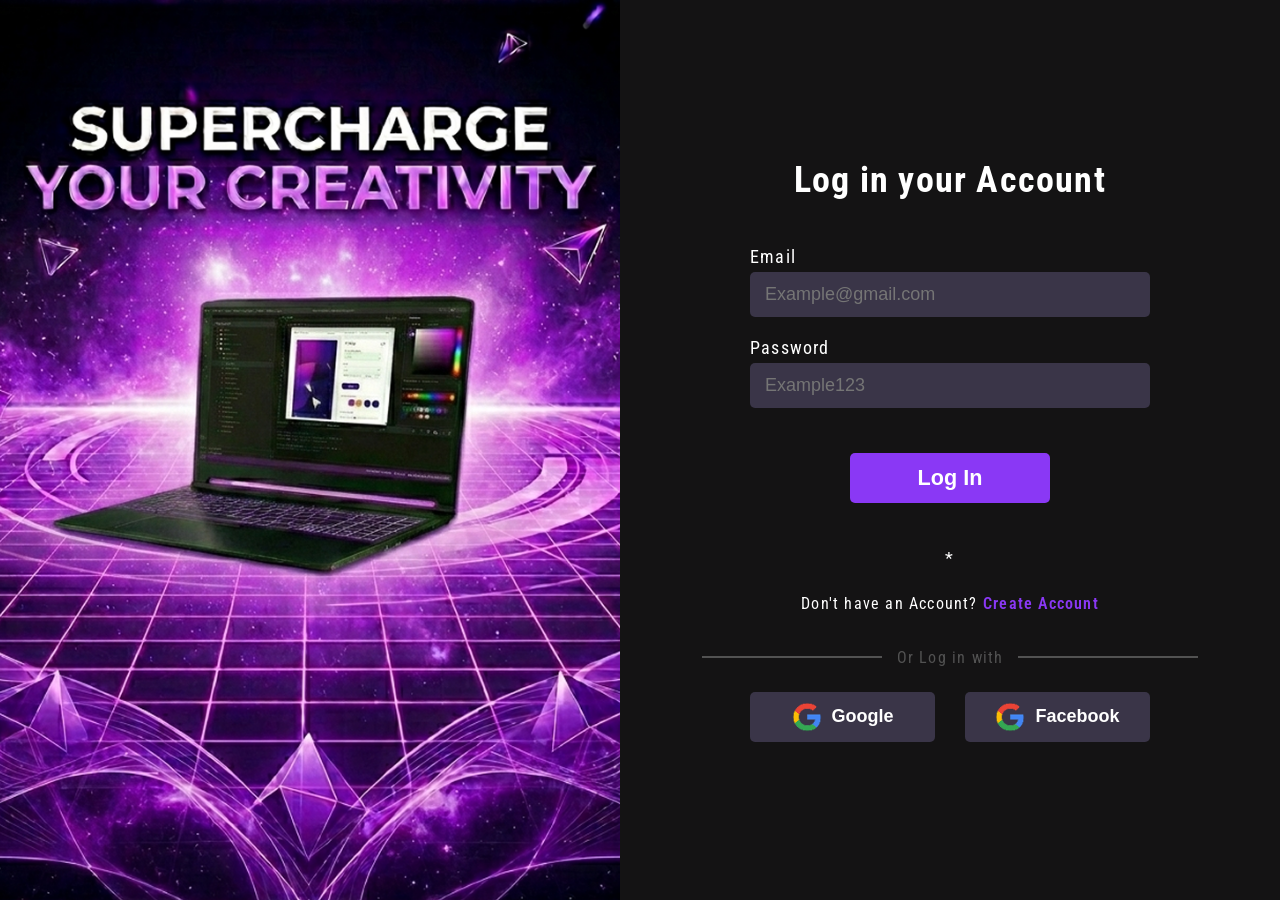
<file: login.html>
<!doctype html>
<html lang="en">
    <head>
        <meta charset="UTF-8" />
        <meta name="viewport" content="width=device-width, initial-scale=1.0" />
        <link rel="preconnect" href="https://fonts.googleapis.com" />
        <link rel="preconnect" href="https://fonts.gstatic.com" crossorigin />
        <link href="https://fonts.googleapis.com/css2?family=Roboto+Condensed:ital,wght@0,100..900;1,100..900&display=swap" rel="stylesheet" />
        <link rel="stylesheet" href="login.css" />
        <title>Log In</title>
    </head>
    <body>
        <div class="login-container">
            <div class="image-container">
                <img src="assets/pics/Login background.png" alt="" />
            </div>

            <form action="">
                <h1 style="margin-bottom: 20px">Log in your Account</h1>

                <div class="input-container">
                    <div class="container">
                        <label for="email">Email</label>
                        <input type="text" id="email" placeholder="Example@gmail.com" required />
                    </div>

                    <div class="container">
                        <label for="password">Password</label>
                        <input type="password" id="password" placeholder="Example123" required />
                    </div>
                </div>

                <button type="submit" class="btn">Log In</button>*

                <p>Don't have an Account?<a href=""> Create Account</a></p>
                <div class="divider" style="margin-top: 10px; font-size: 16px; color: var(--muted-color)">Or Log in with</div>

                <div class="third-party">
                    <button class="third-party-btn"><img src="assets/pics/Google-icon.png" alt="" height="30" />Google</button>
                    <button class="third-party-btn"><img src="assets/pics/Google-icon.png" alt="" height="30" />Facebook</button>
                </div>
            </form>
        </div>
    </body>
</html>
</file>
<file: login.css>
:root {
    --background-color: #141314;
    --primary-color: #8a38f5;
    --secondary-color: #3a3548;
    --font-color: #ffffff;
    --accent-black: #0c0c0c;
    --muted-color: #525252;

    --hover-effect: 80ms ease-in-out;
}

/* RESPONSIVE */
/* Mobile */
@media (max-width: 575px) {
    html {
        font-size: 15px !important;
    }

    .image-container {
        display: none !important;
    }

    .input-container {
        max-width: 300px !important;
    }

    .third-party {
        flex-direction: column !important;
        gap: 7px !important;
        max-width: 200px !important;
    }
}
/* Tablet */
@media (max-width: 768px) {
    html {
        font-size: 16px !important;
    }

    .image-container {
        display: none !important;
    }

    form {
        flex: 1;
        width: 100% !important;
    }
}

/* RESET */
* {
    margin: 0;
    padding: 0;
    box-sizing: border-box;
}

/* BASE */
html {
    font-size: 18px;
    color: var(--font-color);
    letter-spacing: 1.2px;
}

body {
    background-color: var(--background-color);
    font-family: "Roboto Condensed", sans-serif;
    min-height: 100vh;
    overflow-x: hidden;
}

a {
    color: var(--primary-color);
    font-weight: 600;
    text-decoration: none;
}
p {
    font-size: 0.9rem;
}
/* LAYOUT */
.login-container {
    display: flex;
    width: 100%;
    min-height: 100vh;
}

/* IMAGE */
.image-container {
    flex: 1;
    display: flex;
    align-items: center;
    justify-content: center;
    overflow: hidden;
}

.image-container img {
    width: 100%;
    height: 100%;
    object-fit: cover;
    flex: 1;
}

form {
    display: flex;
    flex-direction: column;
    gap: 25px;
    align-items: center;
    justify-content: center;
    flex: 1;
    padding: 50px 20px;
}
.input-container {
    display: flex;
    flex-direction: column;
    gap: 20px;
    width: 100%;
    max-width: 400px;
    margin-bottom: 20px;
}

/* INPUT */
input {
    width: 100%;
    height: 45px;
    border: none;
    outline: none;
    border-radius: 5px;
    padding: 15px;
    background: var(--secondary-color);
    color: var(--font-color);
    font-size: 1rem;
}
.container {
    display: flex;
    flex-direction: column;
    gap: 5px;
}
/* BUTTON */
button.btn {
    width: 200px;
    font-size: 1.2rem;
    background-color: var(--primary-color);
    color: var(--font-color);
    border: none;
    padding: 12px;
    border-radius: 5px;
    font-weight: 600;
    cursor: pointer;
    transition: var(--hover-effect);
    margin-bottom: 20px;

    position: relative;
    overflow: hidden;
    z-index: 1;
}

button.btn::before {
    content: "";
    position: absolute;
    top: 0;
    left: 0;

    width: 0%;
    height: 100%;
    background-color: var(--secondary-color);

    transition: 0.5s ease;
    z-index: -1;
}
button.btn:hover::before {
    width: 100%;
}

div.divider {
    display: flex;
    align-items: center;
    gap: 15px;
    color: var(--muted-color);
    font-size: 1rem;
    width: 80%;
}

div.divider::before,
div.divider::after {
    content: "";
    height: 2px;
    flex-grow: 1;
    background-color: var(--muted-color);
}

/* Third party */
div.third-party {
    display: flex;
    justify-content: center;
    gap: 30px;
    width: 100%;
    max-width: 400px;
}
button.third-party-btn {
    background-color: var(--secondary-color);
    display: flex;
    justify-content: center;
    align-items: center;
    flex: 1;
    border: none;
    font-size: 1rem;
    padding: 10px 14px;
    gap: 10px;
    border-radius: 5px;
    color: var(--font-color);
    transition: var(--hover-effect);
    font-weight: 600;

    &:hover {
        background-color: var(--primary-color);
    }
}
</file>
